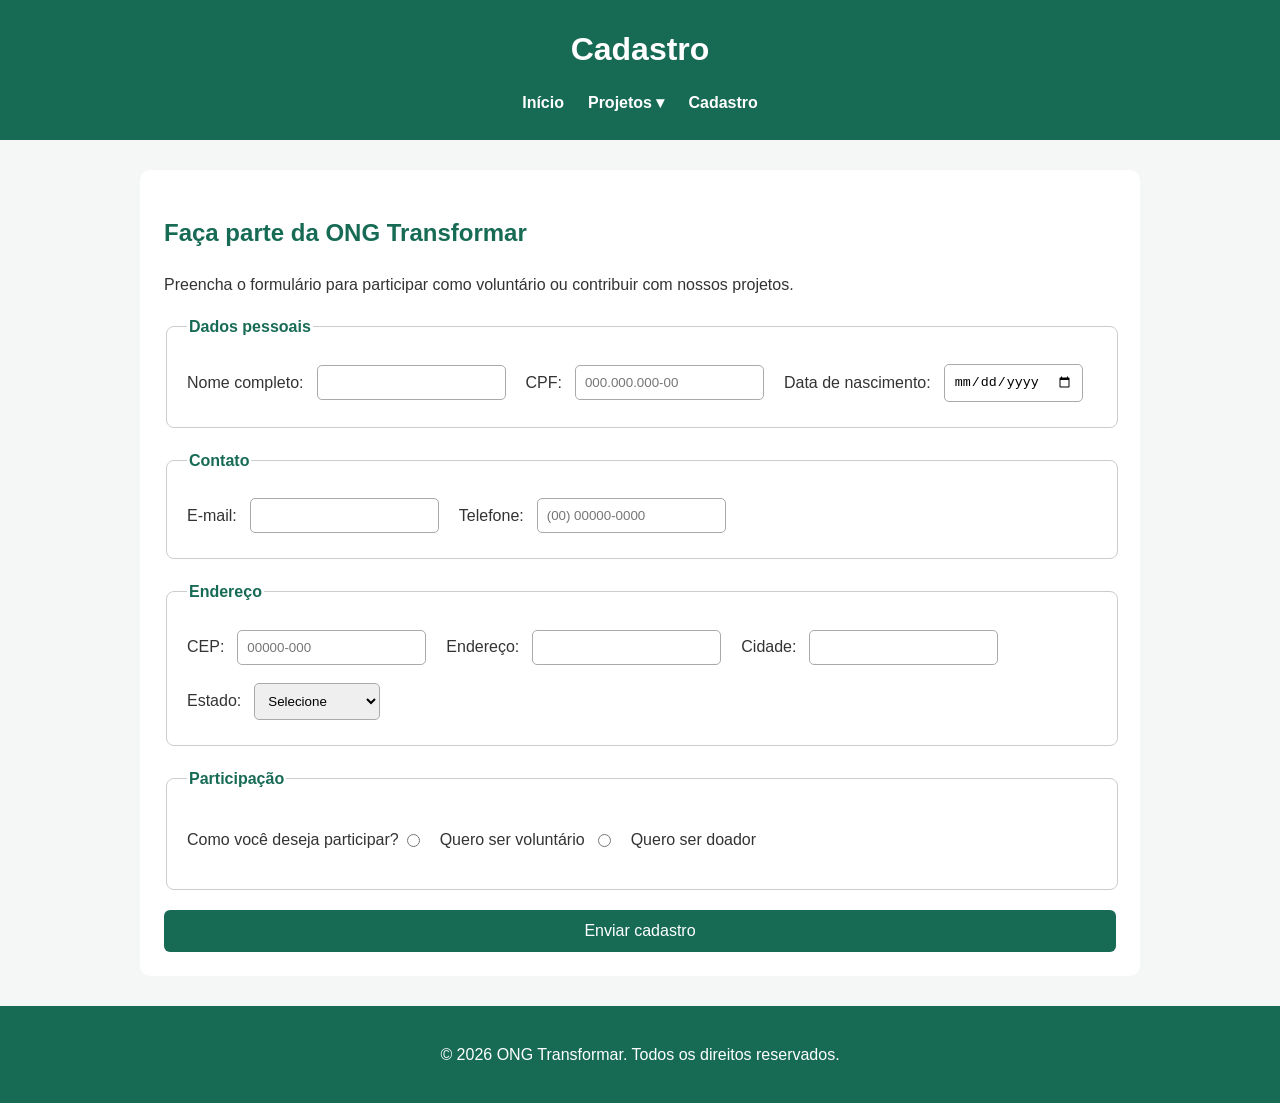
<file: html/cadastro.html>
<!DOCTYPE html>
<html lang="pt-BR">
<head>
    <meta charset="UTF-8">
    <meta name="viewport" content="width=device-width, initial-scale=1.0">
    <title>Cadastro - ONG Transformar</title>
    <link rel="stylesheet" href="../css/style.css">
</head>

<body>
    <header>
        <h1>Cadastro</h1>
<button class="menu-toggle" aria-label="Abrir menu">☰</button>
        <nav class="menu">
    <a href="index.html">Início</a>

    <div class="dropdown">
        <a href="projetos.html">Projetos ▾</a>

        <div class="submenu">
            <a href="projetos.html#projetos">Nossos Projetos</a>
            <a href="projetos.html#participar">Como Participar</a>
            <a href="projetos.html#doacoes">Doações</a>
        </div>
    </div>

    <a href="cadastro.html">Cadastro</a>
</nav>
    </header>

    <main>
        <section>
            <h2>Faça parte da ONG Transformar</h2>
            <p>
                Preencha o formulário para participar como voluntário
                ou contribuir com nossos projetos.
            </p>

            <form action="#" method="post">

                <fieldset>
                    <legend>Dados pessoais</legend>

                    <label for="nome">Nome completo:</label>
                    <input type="text" id="nome" name="nome" required>

                    <label for="cpf">CPF:</label>
                    <input
                        type="text"
                        id="cpf"
                        name="cpf"
                        placeholder="000.000.000-00"
                        pattern="\d{3}\.\d{3}\.\d{3}-\d{2}"
                        required
                    >

                    <label for="nascimento">Data de nascimento:</label>
                    <input
                        type="date"
                        id="nascimento"
                        name="nascimento"
                        required
                    >
                </fieldset>

                <fieldset>
                    <legend>Contato</legend>

                    <label for="email">E-mail:</label>
                    <input
                        type="email"
                        id="email"
                        name="email"
                        required
                    >

                    <label for="telefone">Telefone:</label>
                    <input
                        type="tel"
                        id="telefone"
                        name="telefone"
                        placeholder="(00) 00000-0000"
                        pattern="\(\d{2}\)\s\d{5}-\d{4}"
                        required
                    >
                </fieldset>

                <fieldset>
                    <legend>Endereço</legend>

                    <label for="cep">CEP:</label>
                    <input
                        type="text"
                        id="cep"
                        name="cep"
                        placeholder="00000-000"
                        pattern="\d{5}-\d{3}"
                        required
                    >

                    <label for="endereco">Endereço:</label>
                    <input
                        type="text"
                        id="endereco"
                        name="endereco"
                        required
                    >

                    <label for="cidade">Cidade:</label>
                    <input
                        type="text"
                        id="cidade"
                        name="cidade"
                        required
                    >
<div class="campo-estado">
                    <label for="estado">Estado:</label>
                    <select id="estado" name="estado" required>
                        <option value="">Selecione</option>
                        <option value="SP">São Paulo</option>
                        <option value="RJ">Rio de Janeiro</option>
                        <option value="MG">Minas Gerais</option>
                        <option value="ES">Espírito Santo</option>
                    </select>
                    </div>
                </fieldset>

                <fieldset>
                    <legend>Participação</legend>

                    <p>Como você deseja participar?</p>

                    <input
                        type="radio"
                        id="voluntario"
                        name="participacao"
                        value="voluntario"
                        required
                    >
                    <label for="voluntario">Quero ser voluntário</label>

                    <input
                        type="radio"
                        id="doador"
                        name="participacao"
                        value="doador"
                    >
                    <label for="doador">Quero ser doador</label>
                </fieldset>

                <button type="submit">Enviar cadastro</button>
<div id="mensagem-sucesso" class="toast" role="status" aria-live="polite">
    ✓ Cadastro enviado com sucesso!
</div>
            </form>
            <div id="modal-confirmacao" class="modal">
    <div class="modal-conteudo">
        <span class="modal-icone">✓</span>
        <h2>Cadastro realizado!</h2>
        <p>Obrigado por fazer parte da ONG Transformar.</p>
        <button type="button" id="fechar-modal">Fechar</button>
    </div>
</div>
        </section>
    </main>

    <footer>
        <p>&copy; 2026 ONG Transformar. Todos os direitos reservados.</p>
    </footer>
   <script src="../js/script.js"></script>
</body>
</html>
</file>
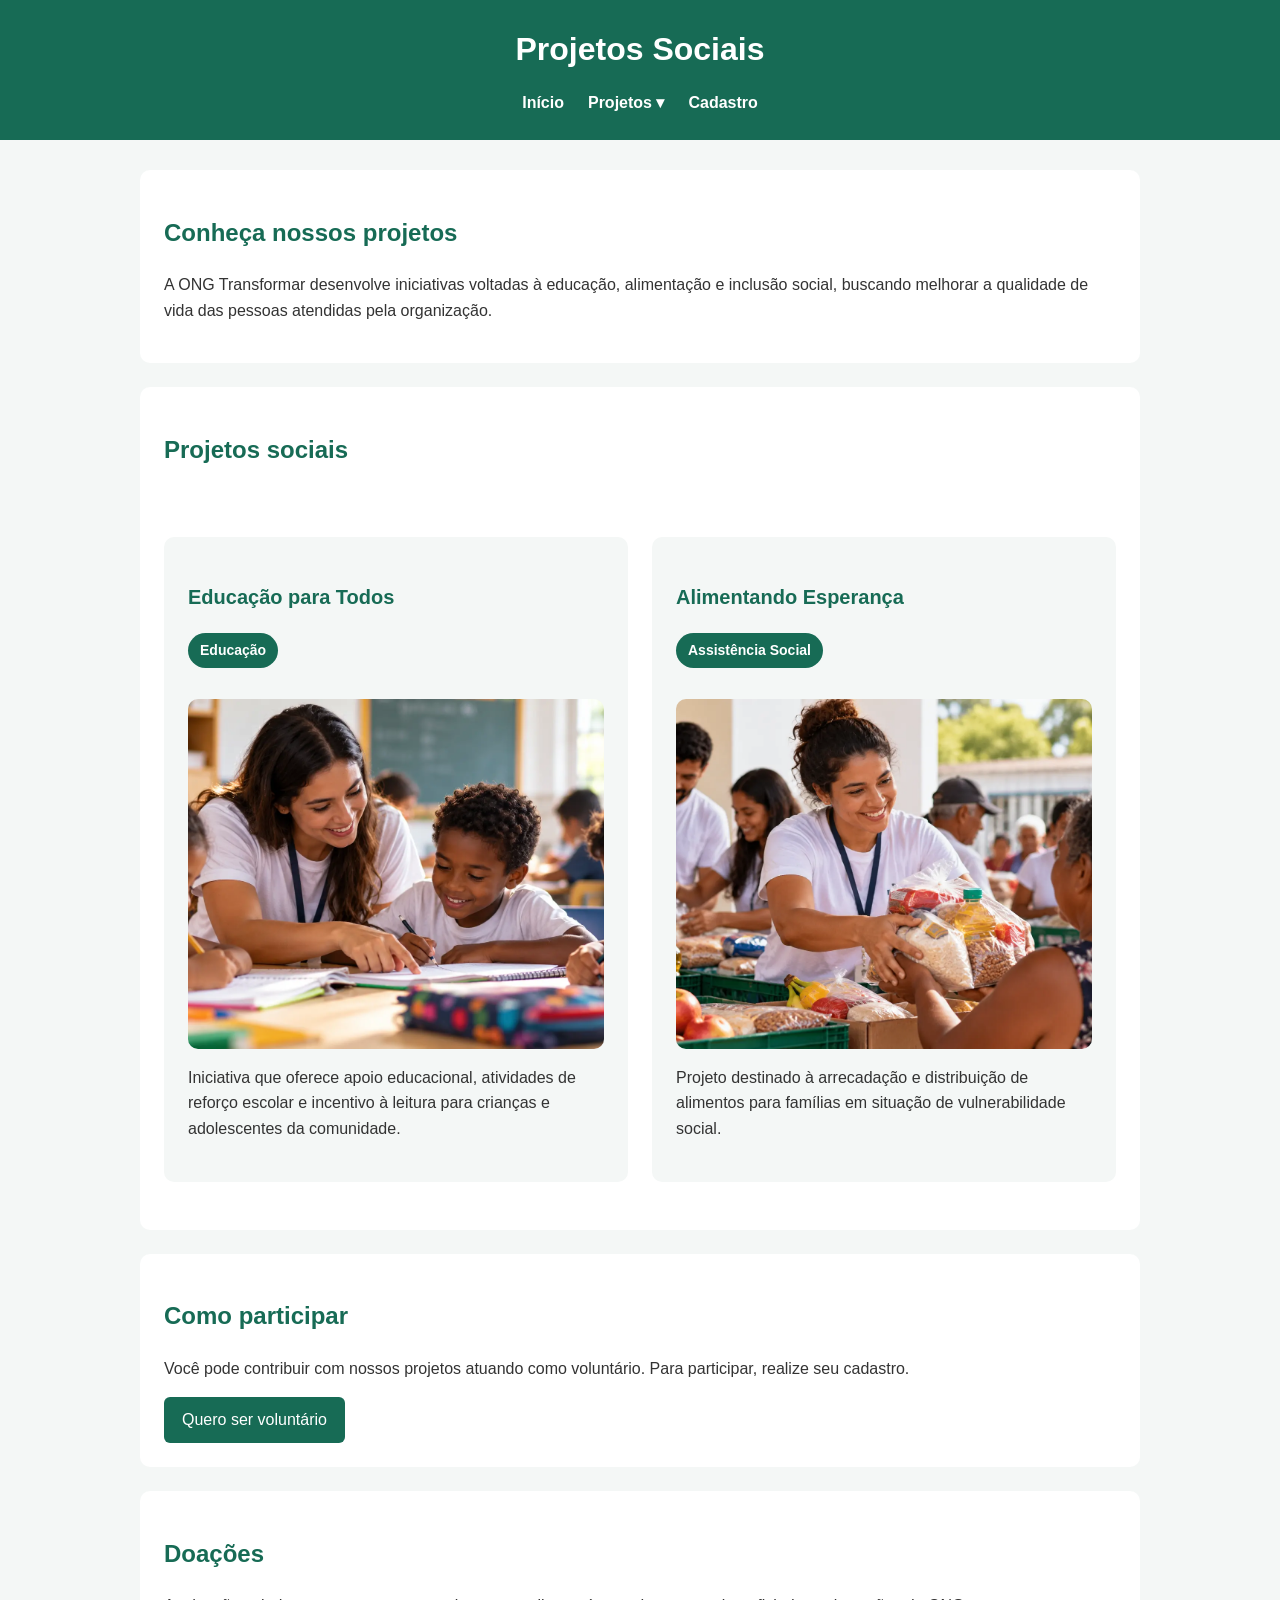
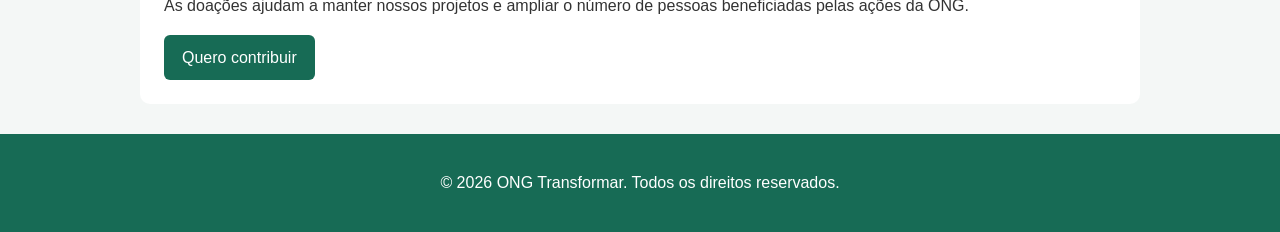
<file: html/projetos.html>
<!DOCTYPE html>
<html lang="pt-BR">
<head>
    <meta charset="UTF-8">
    <meta name="viewport" content="width=device-width, initial-scale=1.0">
    <title>Projetos - ONG Transformar</title>
    <link rel="stylesheet" href="../css/style.css">
</head>

<body>
    <header>
        <h1>Projetos Sociais</h1>
<button class="menu-toggle" aria-label="Abrir menu">☰</button>
        <nav class="menu">
    <a href="index.html">Início</a>

    <div class="dropdown">
        <a href="projetos.html">Projetos ▾</a>

        <div class="submenu">
            <a href="projetos.html#projetos">Nossos Projetos</a>
            <a href="projetos.html#participar">Como Participar</a>
            <a href="projetos.html#doacoes">Doações</a>
        </div>
    </div>

    <a href="cadastro.html">Cadastro</a>
</nav>
    </header>

    <main>
        <section id="apresentacao">
            <h2>Conheça nossos projetos</h2>
            <p>
                A ONG Transformar desenvolve iniciativas voltadas à educação,
                alimentação e inclusão social, buscando melhorar a qualidade
                de vida das pessoas atendidas pela organização.
            </p>
        </section>

        <section id="projetos" class="grid-container">
            <h2 class="grid-12">Projetos sociais</h2>

            <article class="grid-6">
                <h3>Educação para Todos</h3>
                <span class="badge">Educação</span>
                <img
    src="../images/educacao.webp"
    alt="Ação educacional realizada com crianças e adolescentes"
>
                <p>
                    Iniciativa que oferece apoio educacional, atividades de
                    reforço escolar e incentivo à leitura para crianças e
                    adolescentes da comunidade.
                </p>
            </article>

            <article class="grid-6">
                <h3>Alimentando Esperança</h3>
                <span class="badge">Assistência Social</span>
                
                <img
    src="../images/alimentos.webp"
    alt="Voluntários realizando a distribuição de alimentos para a comunidade"
>
                <p>
                    Projeto destinado à arrecadação e distribuição de alimentos
                    para famílias em situação de vulnerabilidade social.
                </p>
            </article>
        </section>

        <section id="participar">
            <h2>Como participar</h2>
            <p>
                Você pode contribuir com nossos projetos atuando como voluntário.
                Para participar, realize seu cadastro.
            </p>
            <a href="cadastro.html">Quero ser voluntário</a>
        </section>

        <section id="doacoes">
            <h2>Doações</h2>
            <p>
                As doações ajudam a manter nossos projetos e ampliar o número
                de pessoas beneficiadas pelas ações da ONG.
            </p>
            <a href="cadastro.html">Quero contribuir</a>
        </section>
    </main>

    <footer>
        <p>&copy; 2026 ONG Transformar. Todos os direitos reservados.</p>
    </footer>
   <script src="../js/script.js"></script>

</body>
</html>
</file>
<file: css/style.css>
:root {
    /* Paleta de cores */
    --cor-primaria: #176b55;
    --cor-secundaria: #248f73;
    --cor-destaque: #f4a261;
    --cor-fundo: #f4f7f6;
    --cor-superficie: #ffffff;
    --cor-texto: #333333;
    --cor-texto-claro: #ffffff;
    --cor-borda: #d9e2df;

    /* Tipografia */
    --fonte-xs: 0.75rem;
    --fonte-sm: 0.875rem;
    --fonte-md: 1rem;
    --fonte-lg: 1.5rem;
    --fonte-xl: 2rem;

    /* Espaçamentos */
    --espaco-xs: 0.5rem;
    --espaco-sm: 1rem;
    --espaco-md: 1.5rem;
    --espaco-lg: 2rem;
    --espaco-xl: 3rem;
}
* {
    box-sizing: border-box;
}

body {
    margin: 0;
    font-family: Arial, Helvetica, sans-serif;
    font-size: var(--fonte-md);
    background-color: var(--cor-fundo);
    color: var(--cor-texto);
    line-height: 1.6;
}

h1 {
    font-size: var(--fonte-xl);
}

h2 {
    font-size: var(--fonte-lg);
    color: var(--cor-primaria);
}

h3 {
    font-size: 1.25rem;
    color: var(--cor-primaria);
}

p {
    font-size: var(--fonte-md);
}

header {
    background-color: var(--cor-primaria);
    color: var(--cor-texto-claro);
    padding: var(--espaco-md);
    text-align: center;
}

header h1 {
    margin: 0 0 15px;
}

nav {
    display: flex;
    justify-content: center;
    align-items: center;
    gap: var(--espaco-md);
}

nav a {
    color: var(--cor-texto-claro);
    text-decoration: none;
    font-weight: bold;
}

nav a:hover {
    text-decoration: underline;
}

main {
    width: 90%;
    max-width: 1000px;
    margin: 30px auto;
}

main > img {
    width: 100%;
    max-height: 500px;
    object-fit: cover;
    border-radius: 12px;
    margin-bottom: 25px;
}

section {
    background-color: var(--cor-superficie);
    padding: var(--espaco-md);
    margin-bottom: var(--espaco-md);
    border-radius: 10px;
}


article {
    background-color: var(--cor-fundo);
    padding: var(--espaco-md);
    margin: var(--espaco-md) 0;
    border-radius: 10px;
}

article h3 {
    color: var(--cor-primaria);
}

article img {
    width: 100%;
    max-width: 650px;
    height: 350px;
    object-fit: cover;
    border-radius: 10px;
    display: block;
    margin: 15px auto;
}

#participar a,
#doacoes a {
    display: inline-block;
    background-color: #176b55;
    color: white;
    text-decoration: none;
    padding: 10px 18px;
    border-radius: 6px;
}

form {
    display: flex;
    flex-direction: column;
    gap: 20px;
}
form fieldset {
    display: flex;
    flex-wrap: wrap;
    align-items: center;
    gap: var(--espaco-xs);
}
fieldset label {
    white-space: nowrap;
}
.campo-estado {
    display: flex;
    align-items: center;
    gap: var(--espaco-xs);
}
fieldset {
    border: 1px solid #ccc;
    border-radius: 8px;
    padding: 20px;
    width: 100%;
}

legend {
    color: #176b55;
    font-weight: bold;
}

label {
    display: inline-block;
    margin: 8px 5px 8px 0;
}

input,
select {
    padding: 9px;
    margin: 5px 12px 5px 0;
    border: 1px solid #aaa;
    border-radius: 5px;
}

input:focus,
select:focus {
    outline: 2px solid #176b55;
}

button {
    background-color: #176b55;
    color: white;
    border: none;
    padding: 12px 20px;
    border-radius: 6px;
    font-size: 16px;
    cursor: pointer;
}

button:hover {
    background-color: #105240;
}

footer {
    background-color: #176b55;
    color: white;
    text-align: center;
    padding: 20px;
    margin-top: 30px;
}


.grid-container {
    display: grid;
    grid-template-columns: repeat(12, 1fr);
    gap: var(--espaco-md);
    width: 100%;
}

.grid-12 {
    grid-column: span 12;
}

.grid-6 {
    grid-column: span 6;
}

.grid-4 {
    grid-column: span 4;
}
@media (max-width: 900px) {
    .grid-6,
    .grid-4 {
        grid-column: span 12;
    }

    main {
        width: 92%;
    }
}
@media (max-width: 600px) {
    nav {
        flex-direction: column;
        gap: 8px;
    }

    main {
        width: 95%;
    }

    article img {
        height: auto;
    }

    input:not([type="radio"]),
select {
    width: 100%;
}
}
@media (max-width: 1200px) {
    main {
        max-width: 960px;
    }
}
@media (max-width: 992px) {
    main {
        max-width: 90%;
    }
}
@media (max-width: 768px) {
    .grid-6,
    .grid-4 {
        grid-column: span 12;
    }

    main {
        width: 92%;
    }
}
@media (max-width: 576px) {
    section {
        padding: var(--espaco-md);
    }

    fieldset {
        padding: var(--espaco-sm);
    }
}
@media (max-width: 400px) {
    body {
        font-size: var(--fonte-sm);
    }

    main {
        width: 96%;
    }
}
/* Menu dropdown */
.menu {
    display: flex;
    justify-content: center;
    align-items: center;
    gap: var(--espaco-md);
}

.dropdown {
    position: relative;
}

.submenu {
    display: none;
    position: absolute;
    top: 100%;
    left: 0;
    min-width: 180px;
    background-color: var(--cor-primaria);
    padding: var(--espaco-xs);
    border-radius: 6px;
    z-index: 10;
}

.submenu a {
    display: block;
    padding: var(--espaco-xs);
    white-space: nowrap;
}

.dropdown:hover .submenu {
    display: block;
}
/* Botão do menu hambúrguer */
.menu-toggle {
    display: none;
    background: transparent;
    border: none;
    color: white;
    font-size: 2rem;
    cursor: pointer;
}
@media (max-width: 600px) {
    .menu-toggle {
        display: block;
        margin: 0 auto;
    }

    .menu {
        display: none;
        flex-direction: column;
        align-items: center;
        gap: var(--espaco-sm);
    }

    .menu.ativo {
        display: flex;
    }
}
/* Estados interativos dos botões */
button[type="submit"] {
    transition: background-color 0.3s ease,
                transform 0.2s ease,
                box-shadow 0.3s ease;
}

button[type="submit"]:hover {
    background-color: var(--cor-secundaria);
    transform: translateY(-2px);
    box-shadow: 0 4px 8px rgba(0, 0, 0, 0.2);
}
button[type="submit"]:active {
    transform: translateY(0);
    box-shadow: 0 2px 4px rgba(0, 0, 0, 0.2);
}
input:focus,
select:focus {
    outline: 2px solid var(--cor-primaria);
    outline-offset: 2px;
    border-color: var(--cor-primaria);
}
input:required:valid {
    border-color: #2e8b57;
}
input:required:user-invalid,
select:required:user-invalid {
    border-color: #c0392b;
}

button:disabled {
    opacity: 0.5;
    cursor: not-allowed;
    box-shadow: none;
    transform: none;
}
/* Mensagem de feedback */
.toast {
    display: none;
    padding: var(--espaco-sm);
    margin-top: var(--espaco-sm);
    background-color: #2e8b57;
    color: white;
    border-radius: 8px;
    text-align: center;
    font-weight: bold;
    box-shadow: 0 4px 8px rgba(0, 0, 0, 0.2);
}

.toast.mostrar {
    display: block;
}
/* Modal de confirmação */
.modal {
    display: none;
    position: fixed;
    inset: 0;
    background-color: rgba(0, 0, 0, 0.6);
    align-items: center;
    justify-content: center;
    z-index: 1000;
}

.modal.mostrar {
    display: flex;
}

.modal-conteudo {
    background-color: white;
    padding: var(--espaco-lg);
    border-radius: 12px;
    text-align: center;
    width: 90%;
    max-width: 420px;
    box-shadow: 0 8px 24px rgba(0, 0, 0, 0.25);
}

.modal-icone {
    font-size: 3rem;
    color: #2e8b57;
}

.modal-conteudo button {
    margin-top: var(--espaco-sm);
    padding: 10px 24px;
    border: none;
    border-radius: 6px;
    background-color: var(--cor-primaria);
    color: white;
    cursor: pointer;
}
/* Tags de categorização dos projetos */
.badge {
    display: inline-block;
    padding: 6px 12px;
    margin-bottom: var(--espaco-sm);
    background-color: var(--cor-primaria);
    color: white;
    border-radius: 20px;
    font-size: var(--fonte-sm);
    font-weight: bold;
}
.campo-preenchido {
    border-color: #198754;
    background-color: #f0fff4;
    outline: none;
}
/* Modo de alto contraste */
body.alto-contraste {
    background-color: #000;
    color: #fff;
}

body.alto-contraste header,
body.alto-contraste main,
body.alto-contraste section,
body.alto-contraste footer {
    background-color: #000;
    color: #fff;
}

body.alto-contraste a {
    color: #ffff00;
}

body.alto-contraste button {
    background-color: #fff;
    color: #000;
    border: 2px solid #ffff00;
}

#botao-contraste {
    cursor: pointer;
}
</file>
